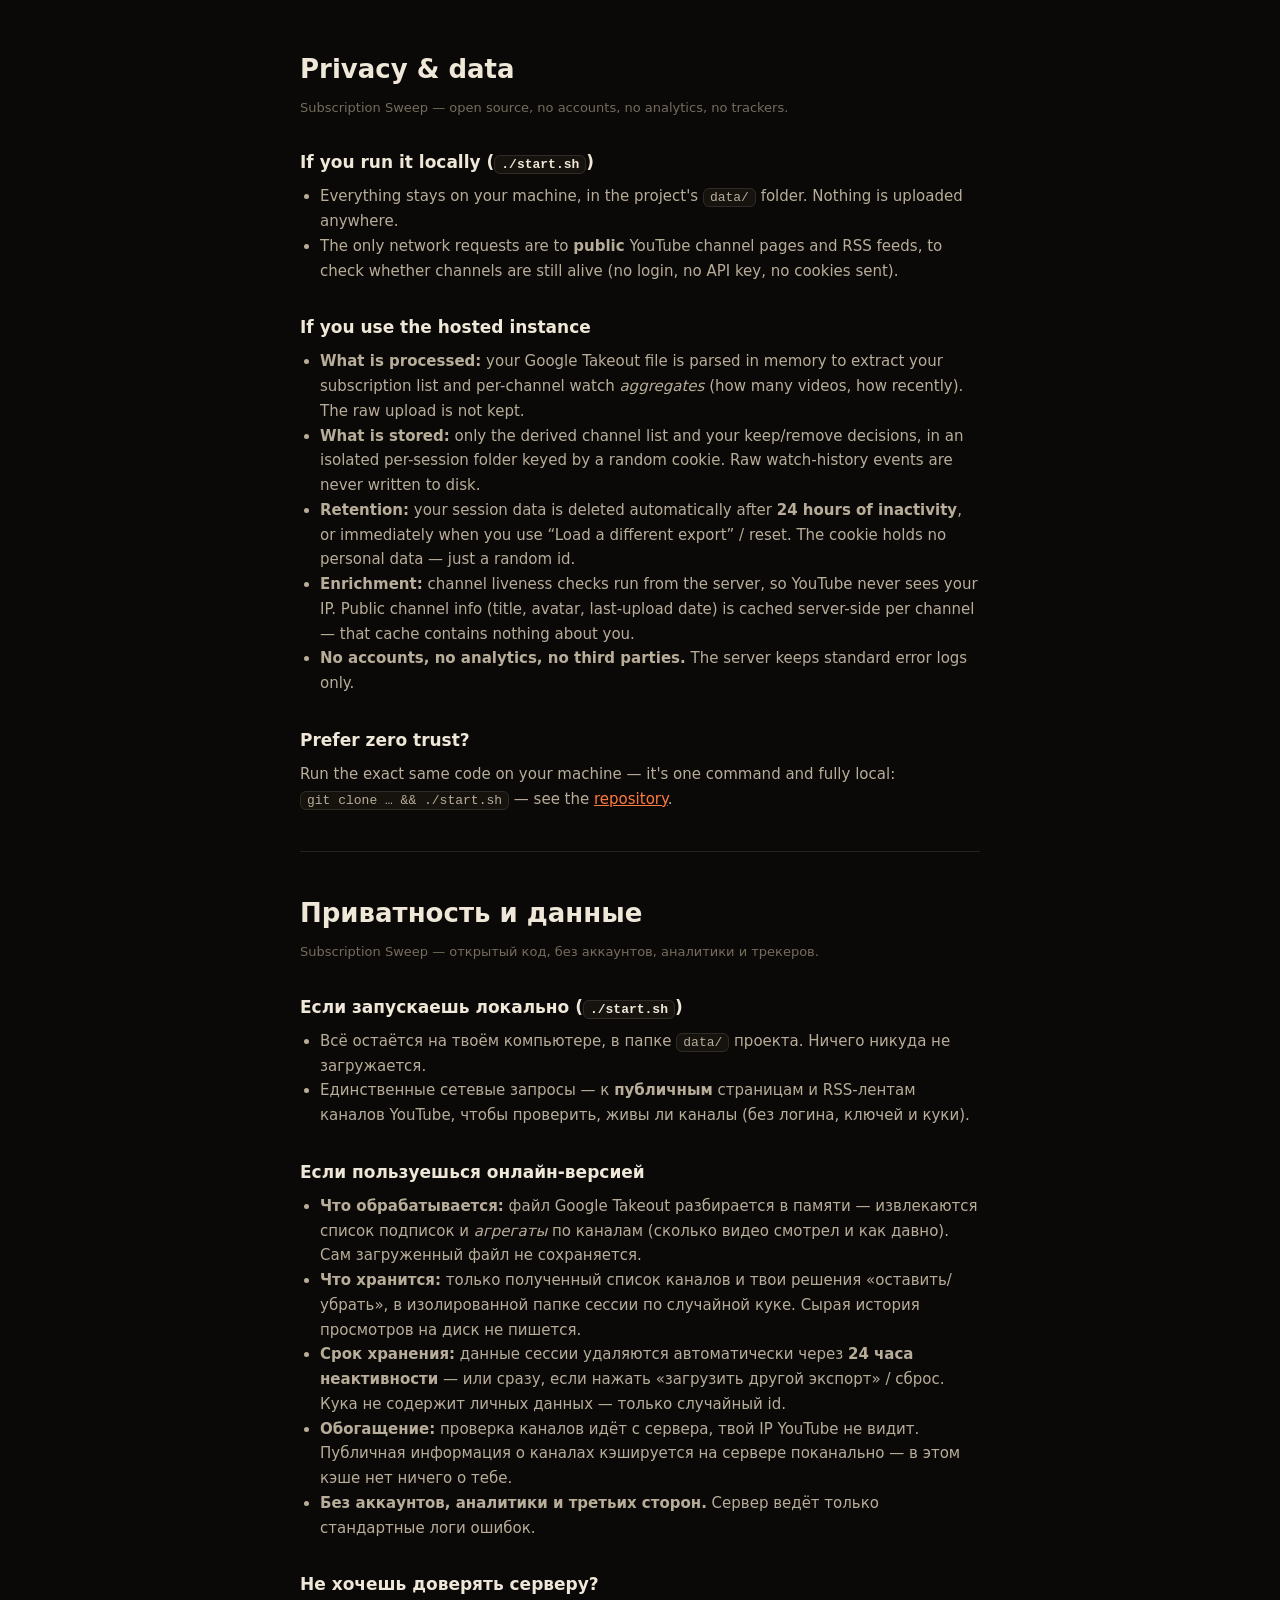
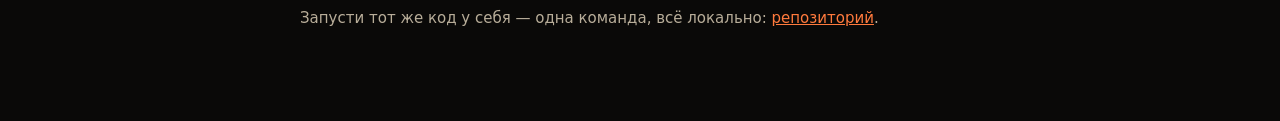
<file: static/privacy.html>
<!doctype html>
<html lang="en">
<head>
<meta charset="utf-8">
<meta name="viewport" content="width=device-width, initial-scale=1">
<title>Privacy & data — Subscription Sweep</title>
<meta name="robots" content="noindex">
<link rel="icon" href="/static/favicon.svg" type="image/svg+xml">
<style>
  :root { --bg:#0a0908; --card:#16130f; --line:rgba(232,215,188,0.12); --fg:#efe7d8;
          --dim:#b8ad99; --faint:#756c5c; --ember:#ff7a3d; }
  * { box-sizing:border-box; margin:0; padding:0; }
  body { background:var(--bg); color:var(--fg); font:15px/1.65 "Space Grotesk",system-ui,sans-serif;
         padding:48px 20px 90px; }
  .wrap { max-width:680px; margin:0 auto; }
  h1 { font-size:26px; margin-bottom:6px; }
  h2 { font-size:17px; margin:30px 0 8px; color:var(--fg); }
  p, li { color:var(--dim); }
  ul { padding-left:20px; margin:8px 0; }
  a { color:var(--ember); }
  .muted { color:var(--faint); font-size:13px; }
  hr { border:none; border-top:1px solid var(--line); margin:40px 0; }
  code { background:var(--card); border:1px solid var(--line); border-radius:6px; padding:1px 6px; font-size:13px; }
</style>
</head>
<body>
<div class="wrap">
  <h1>Privacy &amp; data</h1>
  <p class="muted">Subscription Sweep — open source, no accounts, no analytics, no trackers.</p>

  <h2>If you run it locally (<code>./start.sh</code>)</h2>
  <ul>
    <li>Everything stays on your machine, in the project's <code>data/</code> folder. Nothing is uploaded anywhere.</li>
    <li>The only network requests are to <b>public</b> YouTube channel pages and RSS feeds, to check whether channels are still alive (no login, no API key, no cookies sent).</li>
  </ul>

  <h2>If you use the hosted instance</h2>
  <ul>
    <li><b>What is processed:</b> your Google Takeout file is parsed in memory to extract your subscription list and per-channel watch <i>aggregates</i> (how many videos, how recently). The raw upload is not kept.</li>
    <li><b>What is stored:</b> only the derived channel list and your keep/remove decisions, in an isolated per-session folder keyed by a random cookie. Raw watch-history events are never written to disk.</li>
    <li><b>Retention:</b> your session data is deleted automatically after <b>24 hours of inactivity</b>, or immediately when you use “Load a different export” / reset. The cookie holds no personal data — just a random id.</li>
    <li><b>Enrichment:</b> channel liveness checks run from the server, so YouTube never sees your IP. Public channel info (title, avatar, last-upload date) is cached server-side per channel — that cache contains nothing about you.</li>
    <li><b>No accounts, no analytics, no third parties.</b> The server keeps standard error logs only.</li>
  </ul>

  <h2>Prefer zero trust?</h2>
  <p>Run the exact same code on your machine — it's one command and fully local:</p>
  <p><code>git clone … &amp;&amp; ./start.sh</code> — see the <a href="https://github.com/MrCryptoHat/youtube-subscription-cleaner" rel="noopener">repository</a>.</p>

  <hr>

  <h1 lang="ru">Приватность и данные</h1>
  <p class="muted" lang="ru">Subscription Sweep — открытый код, без аккаунтов, аналитики и трекеров.</p>

  <h2 lang="ru">Если запускаешь локально (<code>./start.sh</code>)</h2>
  <ul lang="ru">
    <li>Всё остаётся на твоём компьютере, в папке <code>data/</code> проекта. Ничего никуда не загружается.</li>
    <li>Единственные сетевые запросы — к <b>публичным</b> страницам и RSS-лентам каналов YouTube, чтобы проверить, живы ли каналы (без логина, ключей и куки).</li>
  </ul>

  <h2 lang="ru">Если пользуешься онлайн-версией</h2>
  <ul lang="ru">
    <li><b>Что обрабатывается:</b> файл Google Takeout разбирается в памяти — извлекаются список подписок и <i>агрегаты</i> по каналам (сколько видео смотрел и как давно). Сам загруженный файл не сохраняется.</li>
    <li><b>Что хранится:</b> только полученный список каналов и твои решения «оставить/убрать», в изолированной папке сессии по случайной куке. Сырая история просмотров на диск не пишется.</li>
    <li><b>Срок хранения:</b> данные сессии удаляются автоматически через <b>24 часа неактивности</b> — или сразу, если нажать «загрузить другой экспорт» / сброс. Кука не содержит личных данных — только случайный id.</li>
    <li><b>Обогащение:</b> проверка каналов идёт с сервера, твой IP YouTube не видит. Публичная информация о каналах кэшируется на сервере поканально — в этом кэше нет ничего о тебе.</li>
    <li><b>Без аккаунтов, аналитики и третьих сторон.</b> Сервер ведёт только стандартные логи ошибок.</li>
  </ul>

  <h2 lang="ru">Не хочешь доверять серверу?</h2>
  <p lang="ru">Запусти тот же код у себя — одна команда, всё локально: <a href="https://github.com/MrCryptoHat/youtube-subscription-cleaner" rel="noopener">репозиторий</a>.</p>
</div>
</body>
</html>
</file>
